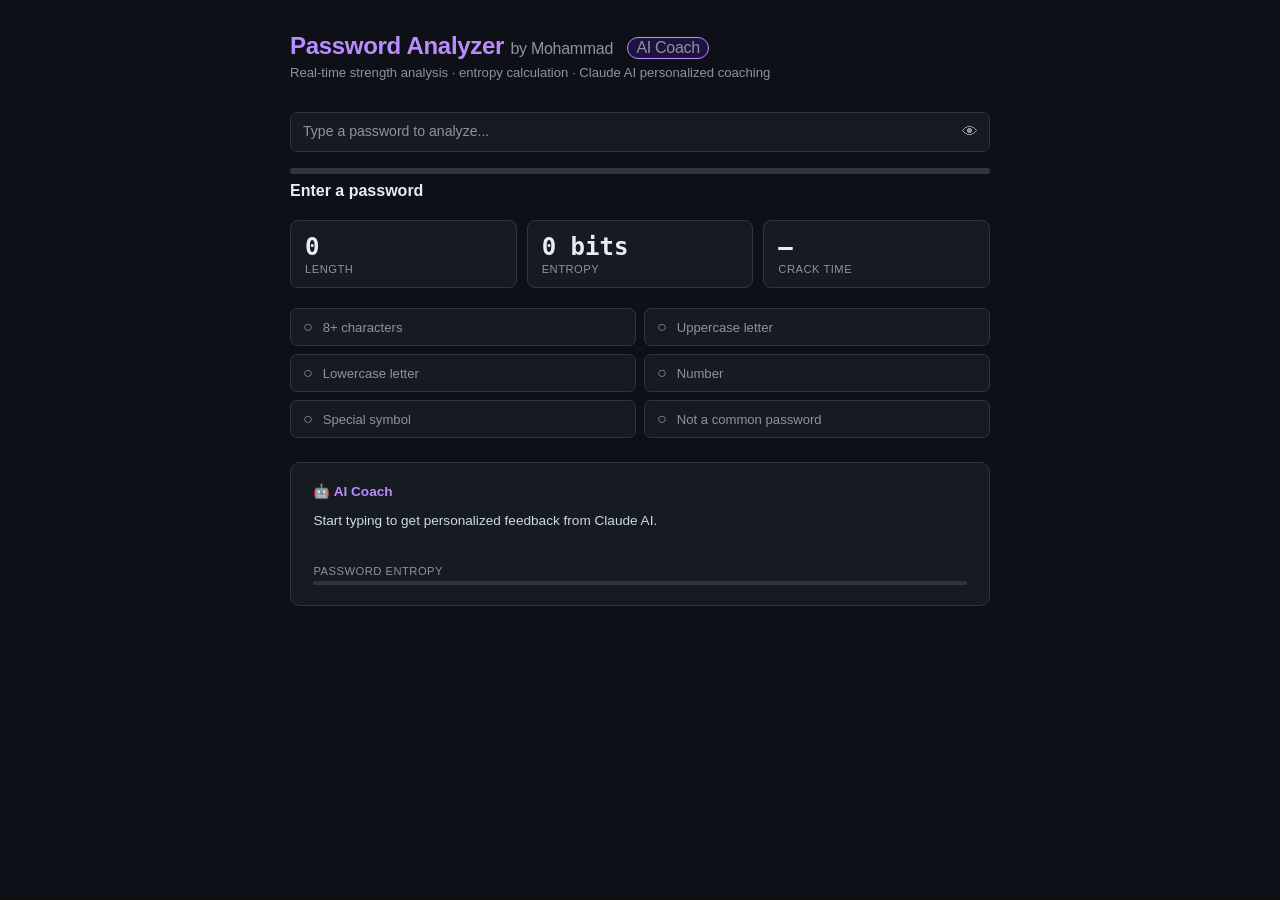
<file: password strength analyzer/password-checker/index.html>
<!DOCTYPE html>
<html lang="en">
<head>
  <meta charset="UTF-8" />
  <meta name="viewport" content="width=device-width, initial-scale=1.0" />
  <title>AI Password Strength Checker</title>
  <link rel="stylesheet" href="style.css" />
</head>
<body>
<div class="container">

  <div class="header">
    <h1>Password Analyzer <span>by Mohammad</span> <span class="badge">AI Coach</span></h1>
    <p>Real-time strength analysis · entropy calculation · Claude AI personalized coaching</p>
  </div>

  <div class="pw-wrap">
    <input type="password" id="pwInput" placeholder="Type a password to analyze..." oninput="analyze()" autocomplete="off" />
    <button class="eye-btn" onclick="toggleVis()" title="Toggle visibility">👁</button>
  </div>

  <div class="meter-wrap">
    <div class="meter-track"><div class="meter-fill" id="meterFill"></div></div>
  </div>
  <div class="strength-row">
    <span class="strength-label" id="strengthLabel">Enter a password</span>
    <span class="strength-sub"   id="strengthSub"></span>
  </div>

  <div class="stats-row">
    <div class="stat"><div class="val" id="sLen">0</div><div class="lbl">Length</div></div>
    <div class="stat"><div class="val" id="sEnt">0 bits</div><div class="lbl">Entropy</div></div>
    <div class="stat"><div class="val" id="sCrack">—</div><div class="lbl">Crack time</div></div>
  </div>

  <div class="checks-grid">
    <div class="check" id="c-len">  <span class="icon">○</span> 8+ characters</div>
    <div class="check" id="c-upper"><span class="icon">○</span> Uppercase letter</div>
    <div class="check" id="c-lower"><span class="icon">○</span> Lowercase letter</div>
    <div class="check" id="c-num">  <span class="icon">○</span> Number</div>
    <div class="check" id="c-sym">  <span class="icon">○</span> Special symbol</div>
    <div class="check" id="c-com">  <span class="icon">○</span> Not a common password</div>
  </div>

  <div class="ai-panel" id="aiPanel">
    <div class="ai-header">
      <span class="spinner" id="aiSpinner" style="display:none"></span>
      <span>🤖 AI Coach</span>
    </div>
    <div class="ai-text" id="aiText">Start typing to get personalized feedback from Claude AI.</div>
    <div class="suggest-box" id="suggestBox" onclick="copySuggestion()" title="Click to copy">
      <div class="hint">💡 Suggested strong password (click to copy)</div>
      <div class="pw" id="suggestPw"></div>
    </div>
    <div class="entropy-section">
      <div class="entropy-label">Password entropy</div>
      <div class="entropy-track"><div class="entropy-fill" id="entropyFill" style="width:0%"></div></div>
    </div>
  </div>

</div>

<script src="script.js"></script>
</body>
</html>
</file>
<file: password strength analyzer/password-checker/style.css>
*, *::before, *::after { box-sizing: border-box; margin: 0; padding: 0; }

:root {
  --bg: #0d1117;
  --surface: #161b22;
  --border: #30363d;
  --text: #e6edf3;
  --muted: #8b949e;
  --green: #3fb950;
  --green-dim: #1a3a22;
  --blue: #58a6ff;
  --blue-dim: #0d2140;
  --yellow: #d29922;
  --yellow-dim: #2e2000;
  --red: #f85149;
  --red-dim: #3a1a1a;
  --purple: #bc8cff;
  --purple-dim: #1f1240;
}

body {
  background: var(--bg);
  color: var(--text);
  font-family: -apple-system, BlinkMacSystemFont, 'Segoe UI', sans-serif;
  min-height: 100vh;
  padding: 2rem 1rem;
}

.container { max-width: 700px; margin: 0 auto; }

.header { margin-bottom: 2rem; }
.header h1 {
  font-size: 1.5rem;
  font-weight: 700;
  color: var(--purple);
  letter-spacing: -0.3px;
}
.header h1 span { color: var(--muted); font-weight: 400; font-size: 1rem; }
.header p { color: var(--muted); font-size: 0.82rem; margin-top: 5px; }
.badge {
  display: inline-block;
  background: var(--purple-dim);
  color: var(--purple);
  border: 1px solid var(--purple);
  font-size: 0.7rem;
  padding: 1px 8px;
  border-radius: 20px;
  margin-left: 8px;
  vertical-align: middle;
}

/* Password input */
.pw-wrap { position: relative; margin-bottom: 1rem; }
.pw-wrap input {
  width: 100%;
  background: var(--surface);
  border: 1px solid var(--border);
  color: var(--text);
  font-family: 'Courier New', monospace;
  font-size: 1rem;
  padding: 10px 44px 10px 12px;
  border-radius: 8px;
  outline: none;
  letter-spacing: 1.5px;
  transition: border-color 0.2s;
}
.pw-wrap input:focus { border-color: var(--purple); }
.pw-wrap input::placeholder { letter-spacing: 0; color: var(--muted); font-family: sans-serif; font-size: 0.88rem; }
.eye-btn {
  position: absolute; right: 12px; top: 50%; transform: translateY(-50%);
  background: none; border: none; cursor: pointer; color: var(--muted);
  font-size: 1rem; padding: 0; transition: color 0.2s;
}
.eye-btn:hover { color: var(--text); }

/* Strength meter */
.meter-wrap { margin-bottom: 8px; }
.meter-track {
  height: 6px; background: var(--border);
  border-radius: 3px; overflow: hidden;
}
.meter-fill {
  height: 100%; border-radius: 3px;
  background: var(--green);
  transition: width 0.35s ease, background 0.35s;
  width: 0%;
}
.strength-row {
  display: flex; justify-content: space-between;
  align-items: center; margin-top: 6px; margin-bottom: 1.25rem;
}
.strength-label { font-size: 1rem; font-weight: 600; color: var(--text); }
.strength-sub { font-size: 0.78rem; color: var(--muted); }

/* Stats */
.stats-row {
  display: grid; grid-template-columns: repeat(3, 1fr);
  gap: 10px; margin-bottom: 1.25rem;
}
.stat {
  background: var(--surface); border: 1px solid var(--border);
  border-radius: 8px; padding: 12px 14px;
}
.stat .val { font-size: 1.5rem; font-weight: 700; color: var(--text); font-family: monospace; }
.stat .lbl { font-size: 0.7rem; color: var(--muted); margin-top: 2px; text-transform: uppercase; letter-spacing: 0.5px; }

/* Checks grid */
.checks-grid {
  display: grid; grid-template-columns: 1fr 1fr;
  gap: 8px; margin-bottom: 1.5rem;
}
.check {
  display: flex; align-items: center; gap: 10px;
  padding: 9px 12px; border-radius: 7px;
  background: var(--surface); border: 1px solid var(--border);
  font-size: 0.82rem; color: var(--muted);
  transition: all 0.25s;
}
.check.pass { background: var(--green-dim); border-color: var(--green); color: var(--green); }
.check.fail { background: var(--red-dim);   border-color: var(--red);   color: var(--red);   }
.check .icon { font-size: 1rem; flex-shrink: 0; }

/* AI panel */
.ai-panel {
  background: var(--surface); border: 1px solid var(--border);
  border-radius: 10px; padding: 1.25rem 1.4rem;
}
.ai-header {
  display: flex; align-items: center; gap: 8px;
  margin-bottom: 10px;
  font-size: 0.85rem; font-weight: 600; color: var(--purple);
}
.risk-bar { height: 4px; background: var(--border); border-radius: 2px; margin-bottom: 12px; overflow: hidden; }
.risk-fill { height: 100%; border-radius: 2px; background: var(--green); transition: width 0.7s ease, background 0.3s; width: 0%; }

.ai-text {
  font-size: 0.85rem; line-height: 1.75; color: #cdd9e5; margin-bottom: 12px; min-height: 44px;
}
.suggest-box {
  background: #010409; border: 1px solid var(--border);
  border-radius: 7px; padding: 10px 14px; margin-top: 10px;
  cursor: pointer; transition: border-color 0.2s; display: none;
}
.suggest-box:hover { border-color: var(--purple); }
.suggest-box .hint { font-size: 0.7rem; color: var(--muted); margin-bottom: 4px; text-transform: uppercase; letter-spacing: 0.5px; }
.suggest-box .pw { font-family: 'Courier New', monospace; font-size: 0.95rem; color: var(--green); letter-spacing: 1px; }

.spinner {
  display: inline-block; width: 12px; height: 12px;
  border: 2px solid var(--border); border-top-color: var(--purple);
  border-radius: 50%; animation: spin 0.6s linear infinite;
}
@keyframes spin { to { transform: rotate(360deg); } }

.entropy-section { margin-top: 12px; }
.entropy-label { font-size: 0.7rem; color: var(--muted); margin-bottom: 4px; text-transform: uppercase; letter-spacing: 0.5px; }
.entropy-track { height: 4px; background: var(--border); border-radius: 2px; }
.entropy-fill { height: 100%; border-radius: 2px; background: var(--blue); transition: width 0.5s ease; }
</file>
